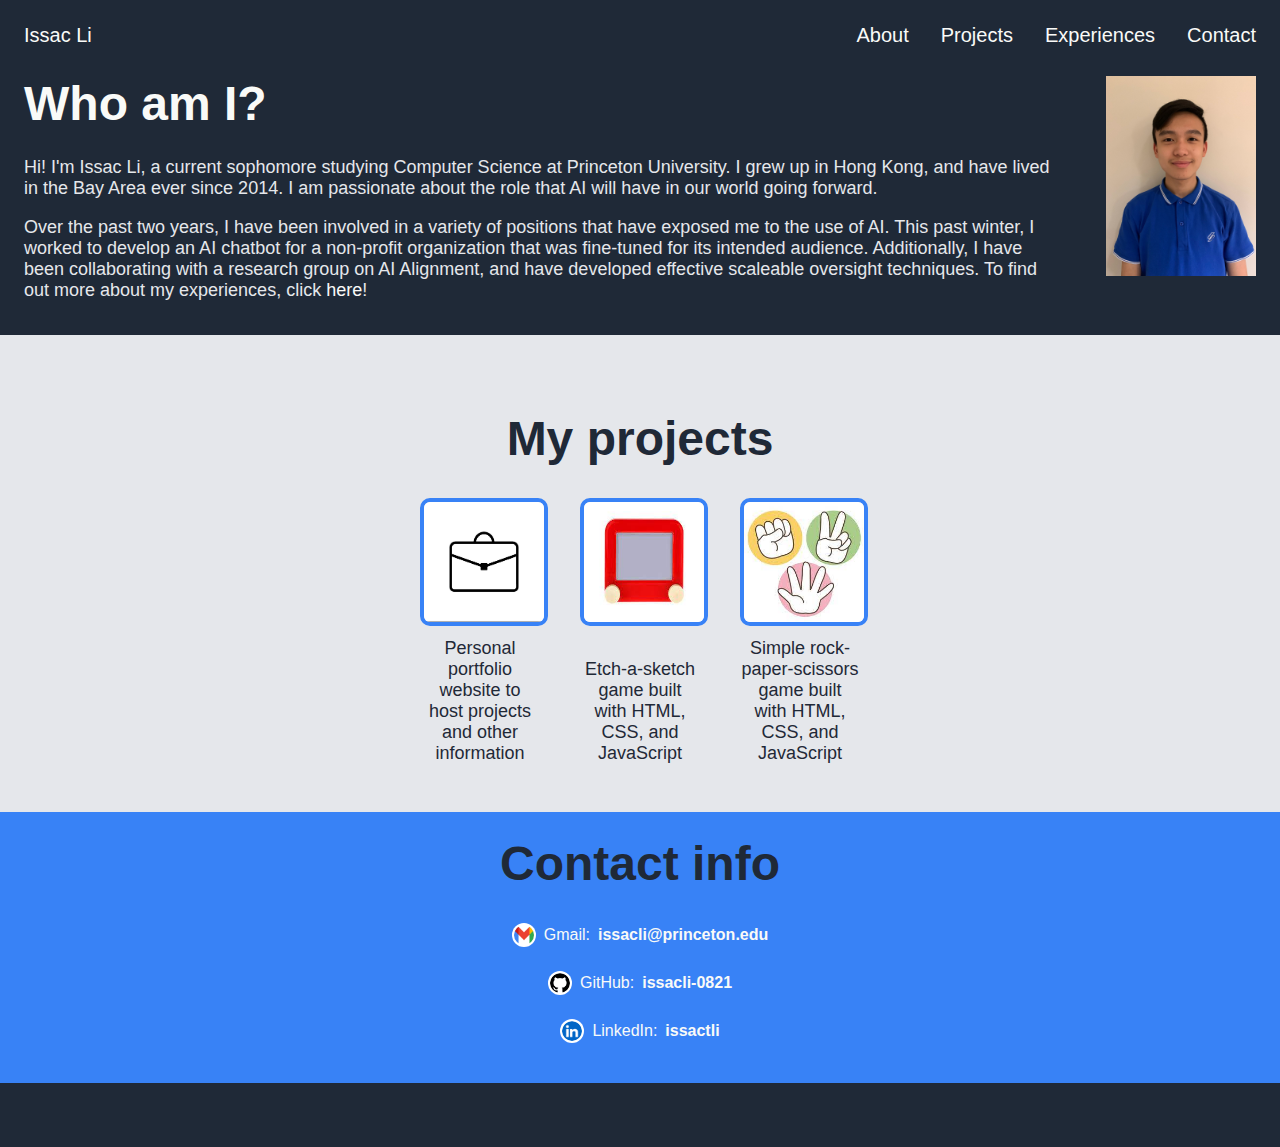
<file: index.html>
<!DOCTYPE html>
<html lang="en">
<head>
    <meta charset="UTF-8">
    <meta name="viewport" content="width=device-width, initial-scale=1.0">
    <title>Document</title>
    <link rel="stylesheet" href="style.css">
</head>
<body>
    <nav class = "container navbar">
        <ul class = "left-links">
            <li class = "nav-elements"> Issac Li </li>
        </ul>
        <ul class = "right-links">
            <li class = "nav-elements"> <a href = "#about"> About </a> </li>
            <li class = "nav-elements"> <a href = "projects.html"> Projects </a> </li>
            <li class = "nav-elements"> <a href = "experiences.html"> Experiences </a> </li>
            <li class = "nav-elements"> <a href = "#contact"> Contact </a> </li>
        </ul>
    </nav>
    <div id = "about" class = "container about-section">
        <div class = "left-about">
            <div class = "text about">
                Who am I?
            </div>
            <div class = "subtext about">
                <p>
                    Hi! I'm Issac Li, a current sophomore studying Computer Science at Princeton University. I
                grew up in Hong Kong, and have lived in the Bay Area ever since 2014. I am passionate about 
                the role that AI will have in our world going forward. 
                </p>

                <p>
                    Over the past two years, I have been involved in a variety of positions that have exposed me 
                to the use of AI. This past winter, I worked to develop an AI chatbot for a non-profit 
                organization that was fine-tuned for its intended audience. Additionally, I have been 
                collaborating with a research group on AI Alignment, and have developed effective scaleable 
                oversight techniques. To find out more about my experiences, click <a href = "experiences.html"> here</a>!  
                </p>
            </div>
            <!-- <button class = "sign-up"> Sign Up </button> -->
        </div>
        <img id = "headshot" src = "img/Headshot_Picture.jpg" alt = "Headshot of Issac Li">
    </div>
    <div id = "projects" class = "container projects-section">  
        <div class = "text"> My projects </div>
        <div class = "container projects">
            <div class = "container project">
                <a href = "index.html"> 
                    <img src = "img/portfolio.jpg" alt = "portfolio logo"> 
                </a>
                <div class = "subtext"> Personal portfolio website to host projects and other information </div>
            </div>
            <div class = "container project">
                <a href = "Projects/Etch_A_Sketch/etch_a_sketch.html"> 
                    <img src = "img/etch_a_sketch.jpg" alt = "etch_a_sketch logo"> 
                </a>
                <div class = "subtext"> Etch-a-sketch game built with HTML, CSS, and JavaScript </div>
            </div>
            <div class = "container project">
                <a href = "Projects/Rock_Paper_Scissors/rps_index.html"> 
                    <img src = "img/rock_paper_scissors_logo.jpg" alt = "rock-paper-scissors logo"> 
                </a>
                <div class = "subtext"> Simple rock-paper-scissors game built with HTML, CSS, and JavaScript </div>
            </div>
            <!-- <div class = "container project">
                <a href = "https://www.google.com/"> 
                    <img src = "img/headshot.jpg" alt = "placeholder"> 
                </a>
                <div class = "subtext"> Lorem ipsum dolor sit amet consectetur, adipisicing elit! </div>
            </div> -->
        </div>
    </div>
    <!-- <div class = "container quote-section">
        <div class = "subtext"> Lorem ipsum dolor sit amet consectetur adipisicing elit. Molestiae quam perferendis earum molestias ad, quas dolores, ea et aliquid atque, veniam dolorem deleniti iusto inventore quae? Maiores corrupti et error. </div>
    </div> -->
    <div id = "contact" class = "container contact-section">
        <div class = "text"> Contact info </div>
        <div class = "container contact-info"> 
            <div class = "contact-info-row">
                <img src = "img/Gmail_Icon.png" alt = "Gmail icon">
                Gmail: <a href = "mailto:issacli@princeton.edu"> issacli@princeton.edu </a>
            </div>
            <div class = "contact-info-row">
                <img src = "img/Github_icon.png" alt = "Github icon">
                GitHub: <a href = "https://github.com/issacli-0821"> issacli-0821 </a>
            </div>
            <div class = "contact-info-row">
                <img src = "img/LinkedIn_Icon.png" alt = "LinkedIn icon">
                LinkedIn: <a href = "https://www.linkedin.com/in/issactli/"> issactli </a>
            </div>
        </div>
    </div>
    <div class = "container footer-section">
        <p> </p>
    </div>
</body>
</html>
</file>
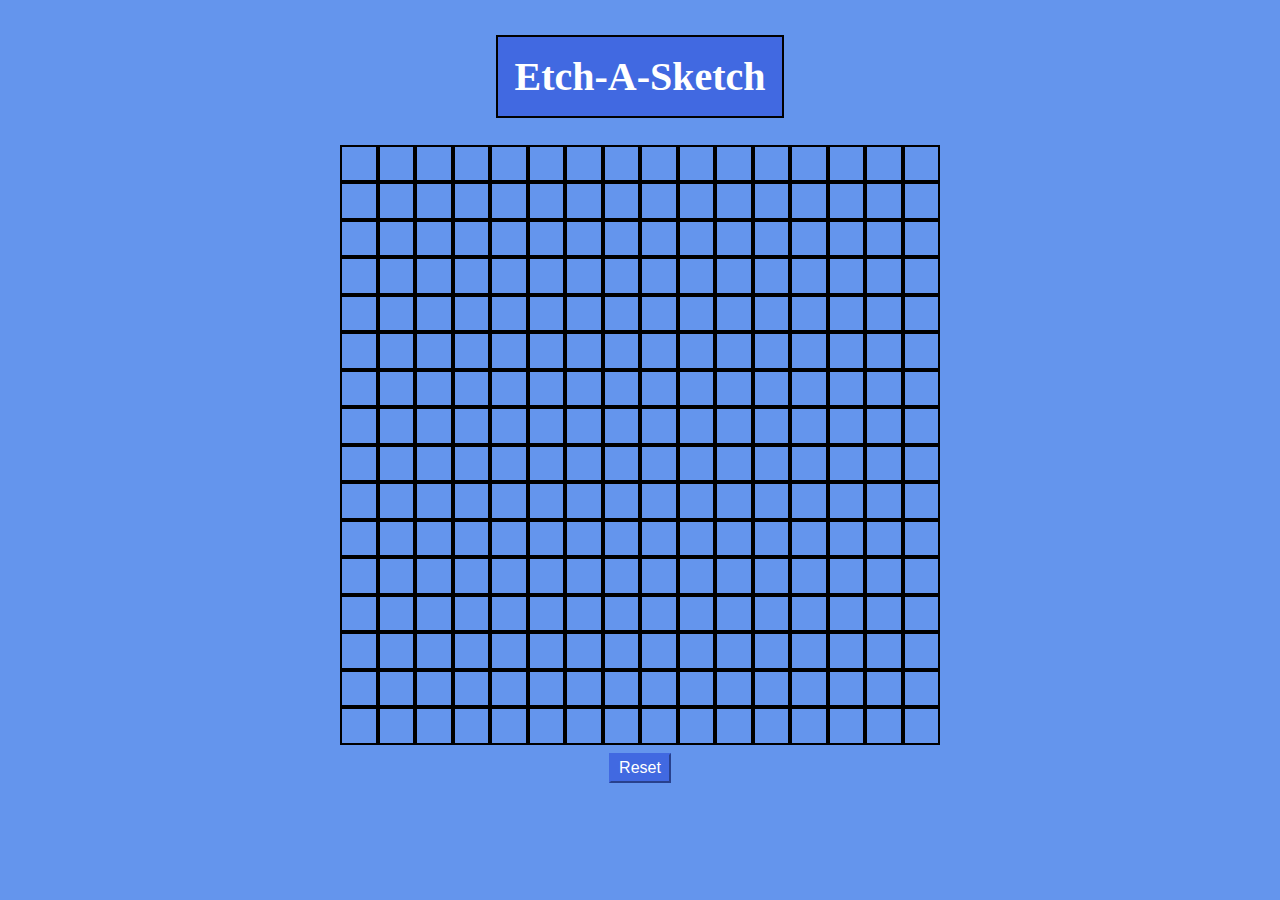
<file: Etch-A-Sketch/index.html>
<!DOCTYPE html>
<html lang="en">
<head>
    <meta charset="UTF-8">
    <meta name="viewport" content="width=device-width, initial-scale=1.0">
    <title>Document</title>
    <link rel = "stylesheet" href = "style.css">
    <script src = "script.js" defer> </script>
</head>
<body>
    <h1> Etch-A-Sketch </h1>
    <div id = "grid-container">
        
    </div>
    <button>
        Reset
    </button>
</body>
</html>
</file>
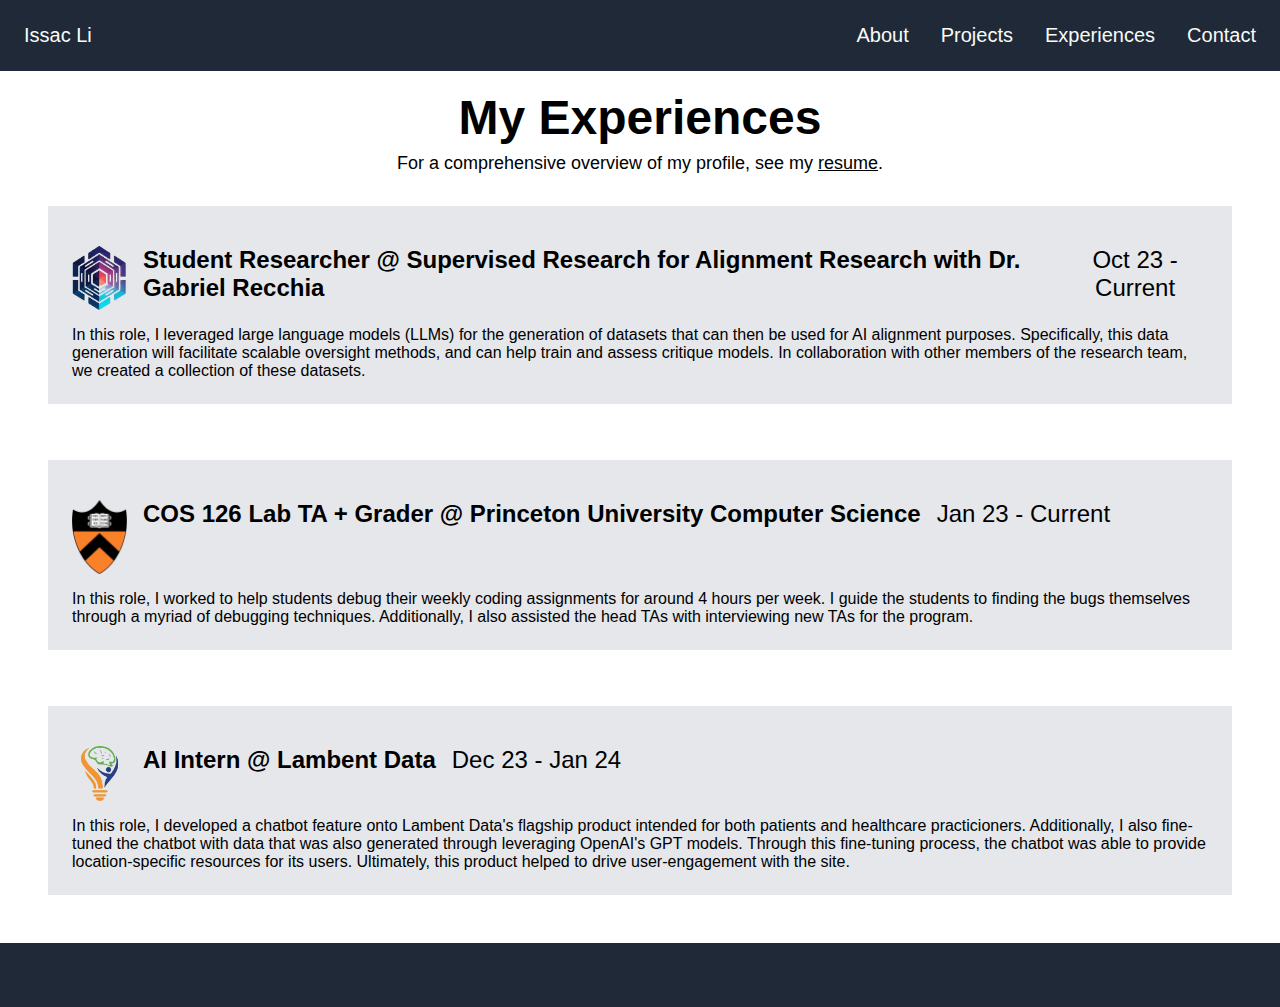
<file: experiences.html>
<!DOCTYPE html>
<html lang="en">
<head>
    <meta charset="UTF-8">
    <meta name="viewport" content="width=device-width, initial-scale=1.0">
    <title>Document</title>
    <link rel="stylesheet" href="style.css">
</head>
<body>
    <nav class = "container navbar">
        <ul class = "left-links">
            <li class = "nav-elements"> Issac Li </li>
        </ul>
        <ul class = "right-links">
            <li class = "nav-elements"> <a href = "index.html#about"> About </a> </li>
            <li class = "nav-elements"> <a href = "projects.html"> Projects </a> </li>
            <li class = "nav-elements"> <a href = ""> Experiences </a> </li>
            <li class = "nav-elements"> <a href = "index.html#contact"> Contact </a> </li>
        </ul>
    </nav>
    <div id = "experiences" class = "container experiences-section">
        <div class = "text">
            My Experiences
        </div>
        <div class = "subtext">
            For a comprehensive overview of my profile, see my <a id = "resume" href = "TsunKit_Li_Resume.pdf"> resume</a>.
        </div>

        <div class = "container experience">
            <div class = "container experience-title">
                <img class = "company-logo" src = "img/supervised_program_in_alignment_research_logo.png" alt = "temp">
                <div class = "text">
                    Student Researcher @ Supervised Research for Alignment Research with Dr. Gabriel Recchia
                </div>
                <div class = "subtext">
                    Oct 23 - Current
                </div>
            </div>
            <div>
                In this role, I leveraged large language models (LLMs) for the generation of datasets 
                that can then be used for AI alignment purposes. Specifically, this data generation will facilitate
                scalable oversight methods, and can help train and assess critique models. In collaboration with other members
                of the research team, we created a collection of these datasets.
            </div>
            <!-- <div class = "technology-row">
                <button class = "technology"> Python </button>
                <button class = "technology"> Colab </button>
                <button class = "technology"> Research </button>
            </div> -->
        </div>

        <div class = "container experience">
            <div class = "container experience-title">
                <img class = "company-logo" src = "img/princeton_logo.png" alt = "temp">
                <div class = "text">
                    COS 126 Lab TA + Grader @ Princeton University Computer Science
                </div>
                <div class = "subtext">
                    Jan 23 - Current
                </div>
            </div>
            <div>
                In this role, I worked to help students debug their weekly coding assignments for around 4 hours per week. 
                I guide the students to finding the bugs themselves through a myriad of debugging techniques.
                Additionally, I also assisted the head TAs with interviewing new TAs for the program.
            </div>
            <!-- <div class = "technology-row">
                <button class = "technology"> Java </button>
            </div> -->
        </div>

        <div class = "container experience">
            <div class = "container experience-title">
                <img class = "company-logo" src = "img/lambent_data_logo.png" alt = "temp">
                <div class = "text">
                    AI Intern @ Lambent Data
                </div>
                <div class = "subtext">
                    Dec 23 - Jan 24
                </div>
            </div>
            <div>
                In this role, I developed a chatbot feature onto Lambent Data's flagship product intended for both 
                patients and healthcare practicioners. Additionally, I also fine-tuned the chatbot with data that was also 
                generated through leveraging OpenAI's GPT models. Through this fine-tuning process, the chatbot was able to
                provide location-specific resources for its users. Ultimately, this product helped to drive 
                user-engagement with the site.  
            </div>
            <!-- <div class = "technology-row">
                <button class = "technology"> Java </button>
                <button class = "technology"> Python </button>
            </div> -->
        </div>
    </div>

    <div class = "container footer-section">
        <p> </p>
    </div>
</body>
</html>
</file>
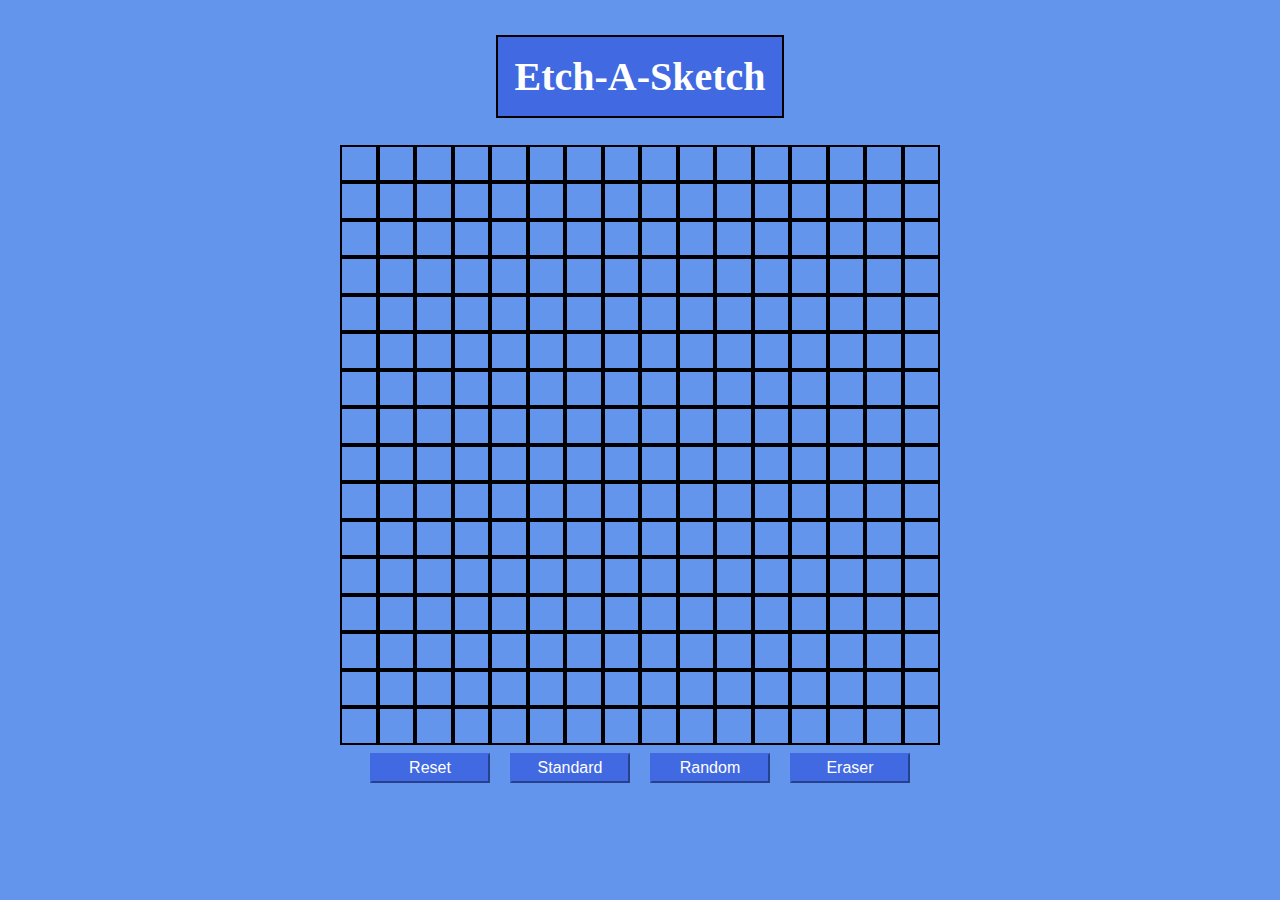
<file: Etch-A-Sketch/etch_a_sketch.html>
<!DOCTYPE html>
<html lang="en">
<head>
    <meta charset="UTF-8">
    <meta name="viewport" content="width=device-width, initial-scale=1.0">
    <title>Document</title>
    <link rel = "stylesheet" href = "etch_a_sketch_style.css">
    <script src = "etch_a_sketch_script.js" defer> </script>
</head>
<body>
    <h1> Etch-A-Sketch </h1>
    <div id = "grid-container">
        
    </div>
    <div>
        <button id = "reset">
            Reset
        </button>
        <button id = "standard">
            Standard
        </button>
        <button id = "random">
            Random
        </button>
        <button id = "eraser">
            Eraser
        </button>
    </div>

    
</body>
</html>
</file>
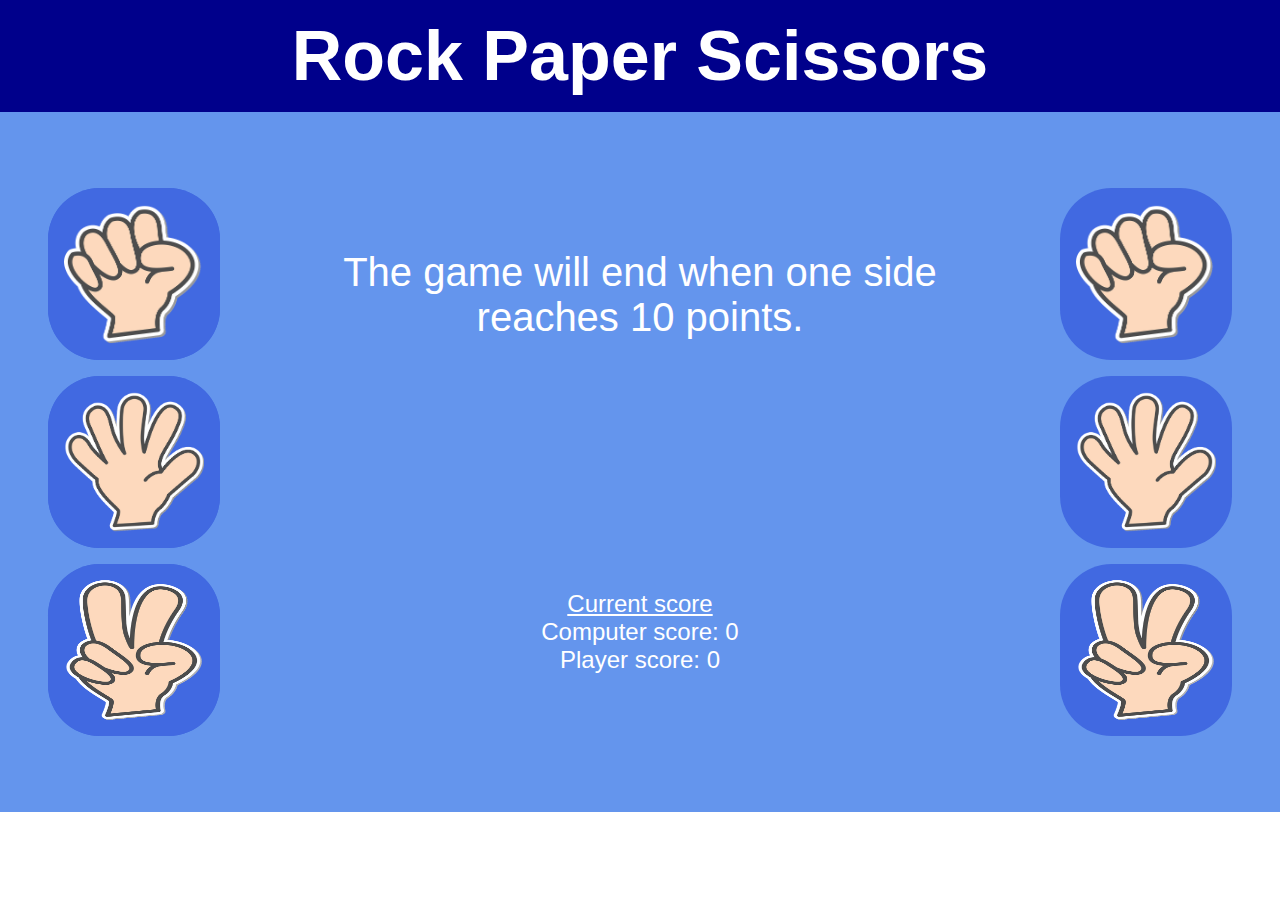
<file: Projects/Rock_Paper_Scissors/rps_index.html>
<!DOCTYPE html>
<html lang="en">
<head>
    <meta charset="UTF-8">
    <meta name="viewport" content="width=device-width, initial-scale=1.0">
    <title>Document</title>
    <script src = "rps_script.js" defer> </script>
    <link rel = "stylesheet" href = "rps_style.css">
</head>
<body>
    <div class = "container title-section">  
        <div class = "text">
            Rock Paper Scissors
        </div>
    </div>

    <div class = "container game-section"> 
        <div class = "container buttons-section">
            <button>
                <img class = "selection" id = "rock" src = "img/Rock.png" alt = "Image of rock">
            </button>
            <button>
                <img class = "selection" id = "paper" src = "img/Paper.png" alt = "Image of paper">
            </button>
            <button>
                <img class = "selection" id = "scissors" src = "img/Scissors.png" alt = "Image of scissors">
            </button>
        </div>

        <div class = "container result-section"> 
            <div class = "subtext" id = "instructions"> The game will end when one side reaches 5 points. </div>
            <div class = "subtext" id = "round-result"> </div>
            <div class = "subsubtext" id = "scoreboard">
                <div class = "underline"> Current score </div>
                <div id = "computer-score"> Computer score: 0 </div>
                <div id = "player-score"> Player score: 0 </div>
            </div>
        </div>

        <div class = "container buttons-section">
            <img src = "img/Rock.png" alt = "Image of rock">
            <img src = "img/Paper.png" alt = "Image of paper">
            <img src = "img/Scissors.png" alt = "Image of scissors">
        </div>
    </div>

    <div class = "modal">
        <div class = "modal-content">
            <span class= "close"> &times; </span>
            <div class = "container modal-text">
                <p class = "subtext"> Some text </p>
                <button id = "play-again"> Play again! </button>
            </div>
        </div>
    </div>
        
</body>
</html>
</file>
<file: style.css>
*
{
    font-family: 'Trebuchet MS', 'Lucida Sans Unicode', 'Lucida Grande', 'Lucida Sans', Arial, sans-serif
}

.container
{
    display: flex;
    justify-content: center;
    padding: 16px 24px;
}

.text
{
    font-weight: bold;
    font-size: 48px;
}

.subtext
{
    font-size: 18px;
    text-align: center;
}

body
{
    display: flex;
    flex-direction: column;
    justify-items: flex-start;
    margin: 0px;
    min-height: 100vh;
}

.navbar, .footer-section
{
    display: flex;
    background-color: #1F2937;
    color: #F9FAF8;
    font-size: 16px;
}

.navbar
{
    /* justify-content: space-between; */
    align-items: center;
    position: fixed;
    width: 100%;
    padding: 24px 0px;
}

.left-links, .right-links
{
    display: flex;
    margin-left: 24px;
}

.right-links
{
    gap: 2em;
    margin-left: auto;
    margin-right: 24px;
}

.nav-elements
{
    font-size: 20px;
}

.about-section
{
    background-color: #1F2937;
    justify-content: space-between;
    padding-top: 76px;
}

.left-about
{
    display: flex;
    flex-direction: column;
    gap: 8px;
}

.text.about
{
    color: #F9FAF8;
}

.subtext.about
{
    color: #E5E7EB;
    text-align: left;
    margin-right: 40px;
}

.sign-up
{
    background-color: #3882F6;
    width: 100px;
    padding: 6px 6px; 
    color: #F9FAF8;
    font-weight: bold;
    border-radius: 10px;
}

#headshot
{
    display: flex;
    margin-bottom: 8px;
    height: 200px;
}

.projects-section, .projects
{
    background-color: #E5E7EB;
    color: #1F2937;
}

.projects-section
{
    flex-direction: column;
    align-items: center;
    gap: 8px;
    padding: 24px;
    padding-top: 76px;
}

.projects
{
    padding: 24px;
    gap: 40px;
    flex-wrap: wrap;
}

.project
{
    flex-direction: column;
    justify-content: space-between;
    text-wrap: wrap;
    width: 120px;
    padding: 0px;
}

.project img
{
    border: 4px solid #3882F6;
    border-radius: 10px;
    width: 120px;
    height: 120px;
    margin-bottom: 8px;
}

.project img:hover
{
    border: 4px solid #3073D0;
}

.project .subtext
{
    text-wrap: wrap;
}

.quote-section
{
    background-color: #E5E7EB;
}

.quote-section .subtext
{
    color: #1F2937;
    font-style: italic;
    font-size: 24px;
    padding: 32px;
}

.contact-section
{
    display: flex;
    flex-direction: column;
    align-items: center;
    background-color: #3882F6;
    color: #1F2937;
    gap: 16px;
    padding: 24px;
}

.contact-info
{
    display: flex;
    flex-direction: column;
    gap: 24px;
    align-items: center;
}

.contact-info-row
{
    display: flex;
    align-items: center;
    gap: 8px;
    color: #F9FAF8;
}

.contact-info-row img
{
    width: 20px;
    height: 20px;
    background-color: white;
    padding: 2px;
    border-radius: 50%;
}

.contact-info-row a
{
    font-weight: bold;
}

.footer-section
{
    justify-content: center;
    margin-top: auto;
}

ul
{
    list-style-type: none;
    padding: 0px;
    margin: 0px;
}

a 
{
    text-decoration: none;
    color: #F9FAF8;
}

#resume
{
    color: black;
    text-decoration: underline;
}

.experiences-section
{
    display: flex;
    flex-direction: column;
    align-items: center;
    gap: 8px;
    padding: 24px;
    padding-top: 90px;
}

.company-logo
{
    width: 55px;
    height: auto;
}

.technology-row
{
    display: flex;
    gap: 10px;
    padding: 8px;
    padding-bottom: 0px;
    justify-content: center;
}

button.technology
{
    width: 80px;
}

.experience
{
    display: flex;
    flex-direction: column;
    background-color: #E5E7EB;
    width: fit-content;
    height: fit-content;
    color: black;
    margin: 24px;
    padding: 24px;
}

.experience-title
{
    gap: 16px;
    justify-content: left;
    padding: 16px 0px;
}

.experience .text
{
    font-size: 24px;
    text-justify: center;
}

.experience .subtext
{
    font-size: 24px;
    text-justify: center;
}
</file>
<file: Etch-A-Sketch/style.css>
body
{
    display: flex;
    flex-direction: column;
    align-items: center;
    background-color: cornflowerblue;
}

h1
{
    font-size: 40px;
    color: white;
    padding: 16px;
    background-color: royalblue;
    border: 2px solid black;
}

#grid-container
{
    width: 600px;
    height: 600px;
    display: flex;
    flex-wrap: wrap;
    
}


.grid-square
{
    border: 2px solid black;
    box-sizing: border-box;
}

button
{
    margin: 8px;
    padding: 4px 8px;
    font-size: 16px;
    background-color: royalblue;
    color: white;
    border-color: royalblue;
}
</file>
<file: Etch-A-Sketch/etch_a_sketch_style.css>
body
{
    display: flex;
    flex-direction: column;
    align-items: center;
    background-color: cornflowerblue;
}

h1
{
    font-size: 40px;
    color: white;
    padding: 16px;
    background-color: royalblue;
    border: 2px solid black;
}

#grid-container
{
    width: 600px;
    height: 600px;
    display: flex;
    flex-wrap: wrap;
    
}


.grid-square
{
    border: 2px solid black;
    box-sizing: border-box;
}

button
{
    margin: 8px;
    padding: 4px 8px;
    font-size: 16px;
    background-color: royalblue;
    color: white;
    border-color: royalblue;
    width: 120px;
}
</file>
<file: Projects/Rock_Paper_Scissors/rps_style.css>
*
{
    font-family: 'Trebuchet MS', 'Lucida Sans Unicode', 'Lucida Grande', 'Lucida Sans', Arial, sans-serif;
}

body
{
    flex-direction: column;
    margin: 0px;
    justify-content: flex-start;
}

.container
{
    display: flex;
    justify-content: center;
    padding: 16px 24px;
}

.text
{
    color: white;
    font-weight: bold;
    font-size: 70px;
}

.subtext
{
    color: white;
    font-size: 40px;
}

.subsubtext
{
    color: white;
    font-size: 24px;
}

.underline
{
    text-decoration: underline;
}

.title-section
{
    font-size: 42px;
    background-color: darkblue; 
}

.game-section
{
    display: flex;
    background-color: cornflowerblue;
    padding-top: 60px;
    padding-bottom: 60px;
}

.result-section
{
    display: flex;
    flex-direction: column;
    justify-content: space-evenly;
    align-items: center;
    text-align: center;
    padding: 24px 24px;
}

#instructions
{
    min-height: 232px;
}

#game-result
{
    min-height: 139.2px;
}

#scoreboard
{
    min-height: 84px;
}

#result
{
    height: 92.8px;
}

.buttons-section
{
    display: flex;
    flex-direction: column;
    justify-content: space-between;
    gap: 16px;
}

button
{
    cursor: pointer;
    padding: 0px;
    border: 0px;
    background-color: royalblue;
    border-radius: 30%;
}

.selection:hover
{
    background-color: #4169c8;
}

img
{
    display: flex;
    flex-direction: column;
    width: 140px;
    height: 140px;
    padding: 16px;
    background-color: royalblue;
    border-radius: 30%;
}

.modal 
{
    position: fixed;
    color: black;
    z-index: 1;
    padding-top: 125px;

    left: 0;
    top: 0;
    width: 100%;
    height: 100%;
    overflow: auto;
    background-color: rgb(0, 0, 0);
    background-color: rgba(0, 0, 0, 0.4);
}

.hidden
{
    display: none;
}

.modal-content
{
    background-color: cornflowerblue;
    padding: 16px 16px;
    margin: 0px 16px;
    gap: 8px;
}

.close
{
    float: right;
    font-size: 28px;
    font-weight: bold;
    color: gray;
}

.close:hover
{
    cursor: pointer;
    color: #404040;
}

.modal-text
{
    flex-direction: column;
    align-items: center;
    padding: 0px;
}

.modal .subtext
{
    margin: 20px 0px;
    padding: 0px 16px;
}

#play-again
{
    padding: 12px;
    border-radius: 30%;
    margin-left: 20px;
    color: white;
    font-size: 16px;
}

#play-again:hover
{
    background-color: #4169c8;
}
</file>
